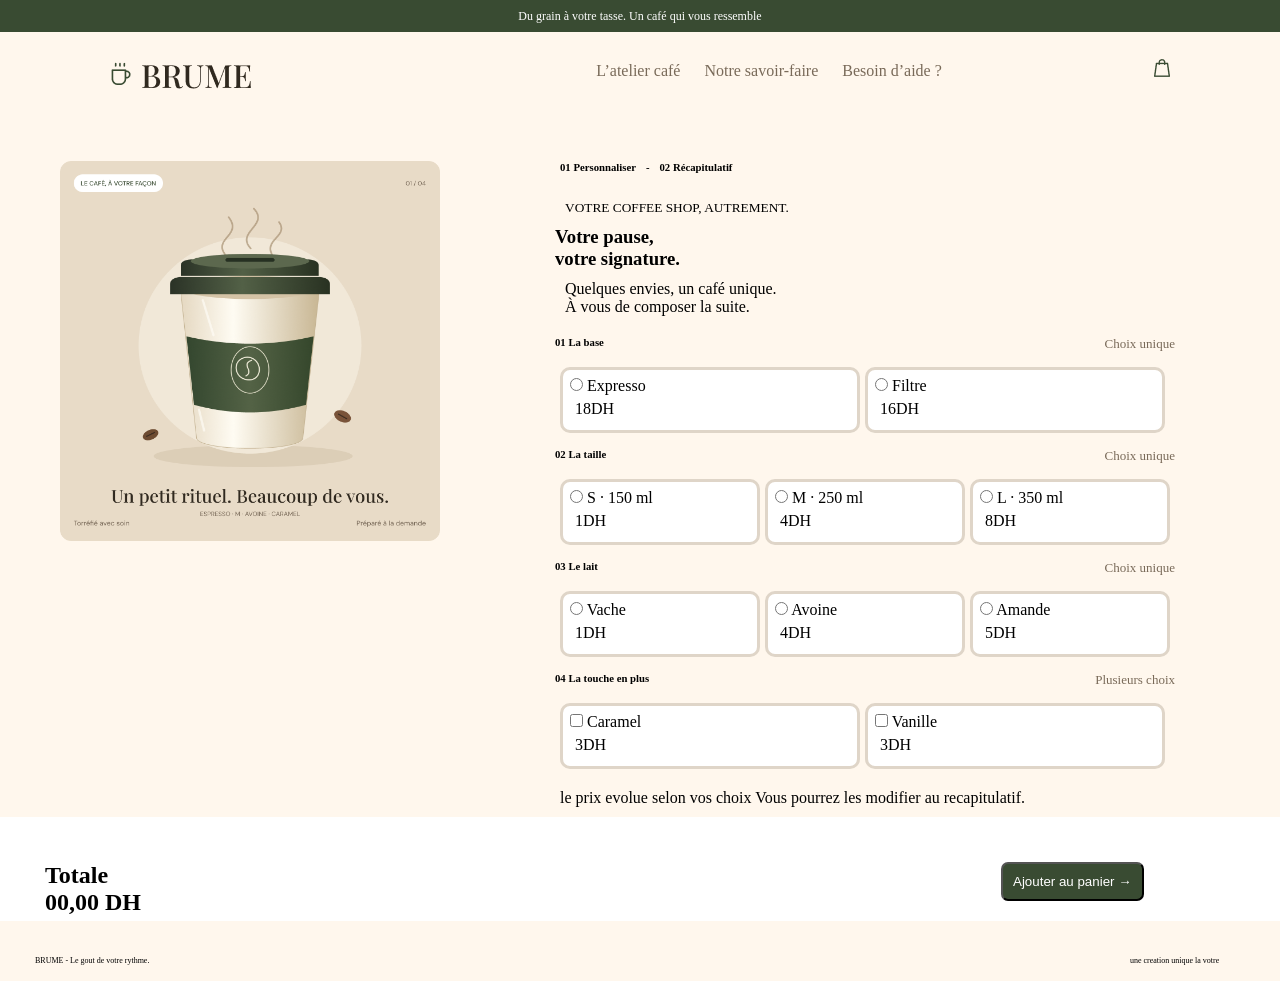
<file: index.html>
<!DOCTYPE html>
<html lang="fr">

<head>
    <meta charset="UTF-8">
    <meta name="viewport" content="width=device-width, initial-scale=1.0">

    <title>BRUME</title>
    <link rel="stylesheet" href="/Css/style.css">
</head>

<body>
    <HEader>
        <section class="paragraf1">
            <p> Du grain à votre tasse. Un café qui vous ressemble </p>
        </section>
        <section class="Header-principale">
            <div class="logo">
                <img src="/assets/Icon/Signature de marque.png" alt="">
            </div>
            <nav class="links">
                <a href="">L’atelier café</a>
                <a href="">Notre savoir-faire</a>
                <a href="">Besoin d’aide ?</a>

            </nav>
            <div class="Icon">
                <img src="/assets/Icon/Panier.png" alt="">


            </div>
        </section>
    </HEader>






    <main>
        <form action="">


            <section class="main-Principal">

                <section class="img">
                    <img src="/assets/image/Aperçu produit en direct.png" alt="">

                </section>

                <section class="partie-achat">
                    <div class="p1">
                        <h6>01 Personnaliser</h6>
                        <h6>-</h6>
                        <h6>02 Récapitulatif</h6>

                    </div>



                    <div class="p2">
                        <p><small> VOTRE COFFEE SHOP, AUTREMENT.</small> </p>
                        <h1><strong>Votre pause,<br>votre signature.</strong></h1>
                        <p>Quelques envies, un café unique. <br> À vous de composer la suite.</p>
                    </div>
                    <section class="inpu-section">

                        <div class="base">
                            <h6>01 La base</h6>
                            <span>Choix unique</span>
                        </div>

                        <div class="la-base box-1">

                            <div class="box1">
                                <label for="exp" class="label1">
                                    <input type="radio" id="exp" name="parti1">
                                    <span class="base-espresso-name">Expresso</span>
                                    <p class="base-espresso-price">18,00 DH</p>
                                </label>
                            </div>


                            <div class="box1">
                                <label for="filtre" class="label1">
                                    <input type="radio" id="filtre" name="parti1">
                                    <span class="base-filtre-name">filtre</span>
                                    <p class="base-filtre-price">16,00 DH</p>
                                </label>

                            </div>

                        </div>





                        <div class="base">
                            <h6>02 La taille</h6>
                            <span>Choix unique</span>
                        </div>

                        <div class="la-taille box-2">

                            <div class="box2 ">
                                <label for="S150">
                                    <input type="radio" id="S150" name="parti2" >
                                    <span class="taille-s-name">S · 150 ml </span>
                                    <p class="taille-s-price">Inclus</p>
                                </label>

                            </div>

                            <div class="box2">
                                <label for="M250">
                                    <input type="radio" id="M250" name="parti2">
                                    <span class="taille-m-name"> M · 250 ml</span>
                                    <p class="taille-m-price">+ 4,00 DH</p>
                                </label>

                            </div>

                            <div class="box2">
                                <label for="L350">
                                    <input type="radio" id="L350" name="parti2">
                                    <span class="taille-l-name"> L · 350 ml </span>
                                    <p class="taille-l-price">+ 8,00 DH</p>
                                </label>

                            </div>

                        </div>







                        <div class="base">
                            <h6>03 Le lait</h6>
                            <span>Choix unique</span>
                        </div>

                        <div class="la-taille box-3">

                            <div class="box2">
                                <label for="Vache">
                                    <input type="radio" id="Vache" name="parti3">
                                    <span class="lait-vache-name">Vache</span>
                                    <p class="lait-vache-price">Inclus</p>
                                </label>

                            </div>

                            <div class="box2">
                                <label for="Avoine">
                                    <input type="radio" id="Avoine" name="parti3">
                                    <span class="lait-avoine-name"> Avoine </span>
                                    <p class="lait-avoine-price">+ 4,00 DH</p>
                                </label>

                            </div>

                            <div class="box2">
                                <label for="Amande">
                                    <input type="radio" id="Amande" name="parti3">
                                    <span class="lait-amande-name"> Amande</span>
                                    <p class="lait-amande-price">+ 5,00 DH</p>
                                </label>

                            </div>

                        </div>


                        <div class="base">
                            <h6>04 La touche en plus </h6>
                            <span>Plusieurs choix</span>
                        </div>

                        <div class="la-base box-4">

                            <div class="box1">
                                <label for="Caramel">
                                    <input type="checkbox" id="Caramel">
                                    <span class="supplements-caramel-name"> Caramel </span>
                                    <p class="supplements-caramel-price"> 3,00 DH</p>
                                </label>
                            </div>

                            <div class="box1">
                                <label for="Vanille">
                                    <input type="checkbox" id="Vanille">
                                    <span class="supplements-vanille-name">Vanille </span>
                                    <p class="supplements-vanille-price">+ 3,00 DH</p>
                                </label>

                            </div>

                        </div>
                    </section>

                    <div>
                        <p>
                            le prix evolue selon vos choix Vous pourrez les modifier au recapitulatif.
                        </p>
                    </div>







                </section>



            </section>
            <section class="last-main">
                <div>
                    <h1> Totale </h1>
                    <h1 class="summ">00,00 DH</h1>
                </div>
                <div>
                    <button class="ajouterPanier" type="button"> Ajouter au panier → </button>
                </div>

            </section>















            <section class="main-secondair hidden" >
             
             <section class="page2-prMain">
                    <div>
                        <p>01 Personnaliser - 02 Récapitulatif</p>

                    </div>
                    <div>
                        <p>VOTRE CRÉATION EST PRÊTE</p>
                        <h2>Votre moment café,<br> exactement comme vous l’aimez.</h2>
                    </div>

                </section>

                <section class="main-Principal">

                    <section class="img">
                        <img src="/assets/image/Aperçu produit en direct.png" alt="">


                    </section>

                    <section class="partie-Pay">
                        <h6>✓ Sélection ajoutée</h6>
                        <h3>Votre récapitulatif</h3>
                        <p>Une création personnalisée · Quantité : 1</p>
                        <hr>
                        <div >
                            <p class="base-name">Base · Espresso </p>
                            <span class="base-price"> 18,00 DH </span>
                        </div>
                        <div >
                            <p class="taille-name">Taille · M / 250 ml </p>
                            <span class="taille-price" > 4,00 DH</span>
                        </div>
                        <div >
                            <p class="lait-name">Lait · Avoine </p>
                            <span class="lait-price"> 4,00 DH</span>
                        </div>

                        <div >
                            <p class="Supplément-name">Supplément · Caramel</p>
                            <span class="Supplément-price">3,00 DH</span>
                        </div>
                        <hr>
                        <div>
                            <h5><strong> Total </strong></h5>
                            <span class="prixTotal"><strong>00,00 DH </strong></span>
                        </div>
                        <p>Prix de cette sélection · aucun paiement effectué.</p>
                        <button class="but-pg2" type="button"> Créer un autre café →</button>
                        <p class="message"> Votre sélection reste modifiable à tout moment.</p>
                    </section>







                </section>

                <div class="Modifier">
                   <div> <p>Votre café signature</p>
                    <p>Espresso · M · Avoine · Caramel</p> </div>
                    <div>
                        <a href=""> Modifier</a>
                    </div>
                </div>

            </section>








    </main>








    <footer>
        <div class="foot">
            <p>
                BRUME - Le gout de votre rythme.
            </p>
            <p>
                une creation unique la votre
            </p>
        </div>
    </footer>









    <script src="/script.js"></script>
</body>

</html>
</file>
<file: Css/style.css>
*{
    margin: 0;
    padding: 0;
    box-sizing: border-box;
}
.paragraf1{
 background:#394B32 ;
 width: 100%;
 height: 32px;
 display: flex;
 justify-content: center;
 align-items: center;
 color: #FFFFFF;
 font-size: 12px;
 
}
.Header-principale{
  display: flex;
  justify-content: space-around;
  padding-top: 20PX;
  background-color: rgb(255, 247, 237);

}

.links{
    padding-top:10px ;

}
.links a{
    padding-left: 20px;
    text-decoration: none;
    color: #796A59;
}
.main-Principal{
    display: flex;
    background-color: rgb(255, 247, 237);
    height: fit-content;

    
}
.img >img{

 width: 500px;   
 height:500px;
 padding:60px;

}
.partie-achat{
    padding-top: 50px;
    padding-left:50px;
}
.p1{
    display: flex;
}
.p1 h6{
    padding: 5px;

}
.p2 p{
    padding: 10px;
}

/* input{
    /* appearance: none;
    /* height:50px;
    width: 50px;
    background-color: #796A59; */ 
 

.base{
    display: grid;
    grid-template-columns:1fr auto ;

}
.base span{
    font-size: small;
    color: #796A59;
}
.la-base{
    display: grid;
    grid-template-columns:300px 300Px;
    padding: 10px;
    gap: 5px;
}
.box1{
    border: solid #DFD5C8;
    border-radius: 10px;
    padding: 7px;
    background-color: white;
}
.la-taille{
     display: grid;
         grid-template-columns:200px 200Px 200px;
         padding: 10px;
         gap: 5px;
}
.box2{
     border: solid #DFD5C8;
      border-radius: 10px;
      padding: 7px;
      background-color: white;
}
.last-main{
display: flex;
gap: 850PX;
padding-top: 40px;
height: fit-content;
}
.last-main p {
    padding-left: 30px;
    padding-top: 10px;
}
.last-main h1{
    padding-left: 40px;
}
.last-main div button{
    padding: 10px;
    background:#394B32;
    border-radius: 7px;
    color: #FFFFFF;
}

.page2-prMain{
    background-color:rgb(255, 247, 237); ;
}
.page2-prMain div p,h2{
    padding-top:20px ;
    padding-left: 60px;
    
}


.partie-Pay{
    padding-top:55px ;
    padding-left: 50px;
    background-color: #FFFFFF;
    width: 700px;
    height: 500px;
    border-radius: 15px;
}
.partie-Pay h6,h3,p,div{
    padding:5px ;
} 
.partie-Pay div {
    display: flex;
    gap: 30px;
}
.partie-Pay div span{
    padding-left: 100px;
    
}

.but-pg2{
    width: 600px;
    height: 40px;
    border-radius: 4px;
    background-color: #394B32;
    color: #FFFFFF;
}
.message{
  background-color: #E9EEDC;
    border: solid  floralwhite ;
    border-radius:6px;
    padding: 10px;
    width: 600px;
    height: 40px;
    margin-top: 10px;
}
.Modifier{
    display: flex;
    gap: 150px;
    
}
.Modifier a{
   color: #394B32;
}


.foot{
    background-color:rgb(255, 247, 237);
    display: grid;
    grid-template-columns: 1fr 150Px;
    padding-top: 30px;
    padding-left: 30px;
    font-size: 8px;
    height: 60px;
}


.hidden{
    display: none;
    
}
@media only screen and (max-width:378px) {

  .links{
    display: none;
  }  
  .main-Principal{
    flex-direction: column;
    align-items: center;
   
  }
  .main-Principal img{
    width: 400px;
    height: auto;
  }
 .partie-achat{
    padding: 0px;
     }
     .p1{
               padding-left: 200PX;
     }
     .p2{
        padding-left:200PX ;
     }
    
    .ajouterPanier{
         
         
         
    }
    .partie-Pay{
        width: auto;


    }

}
</file>
